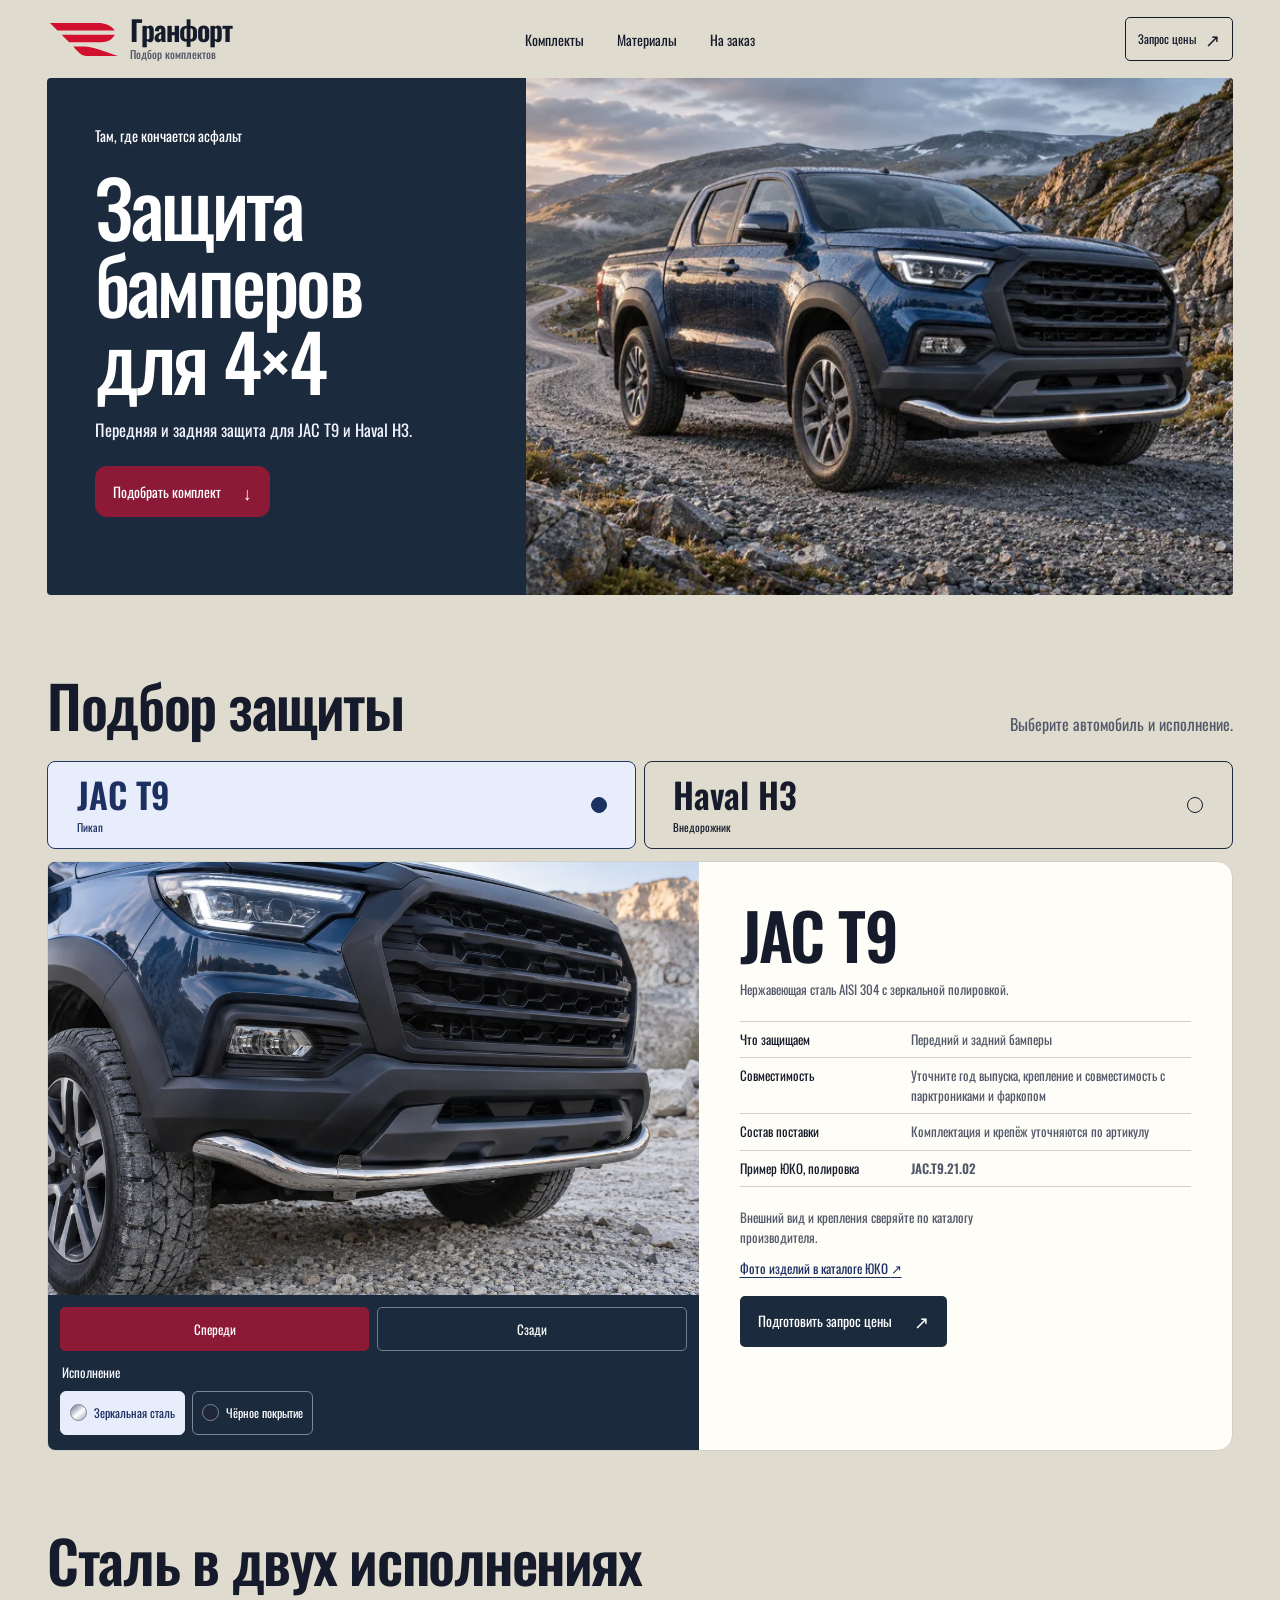
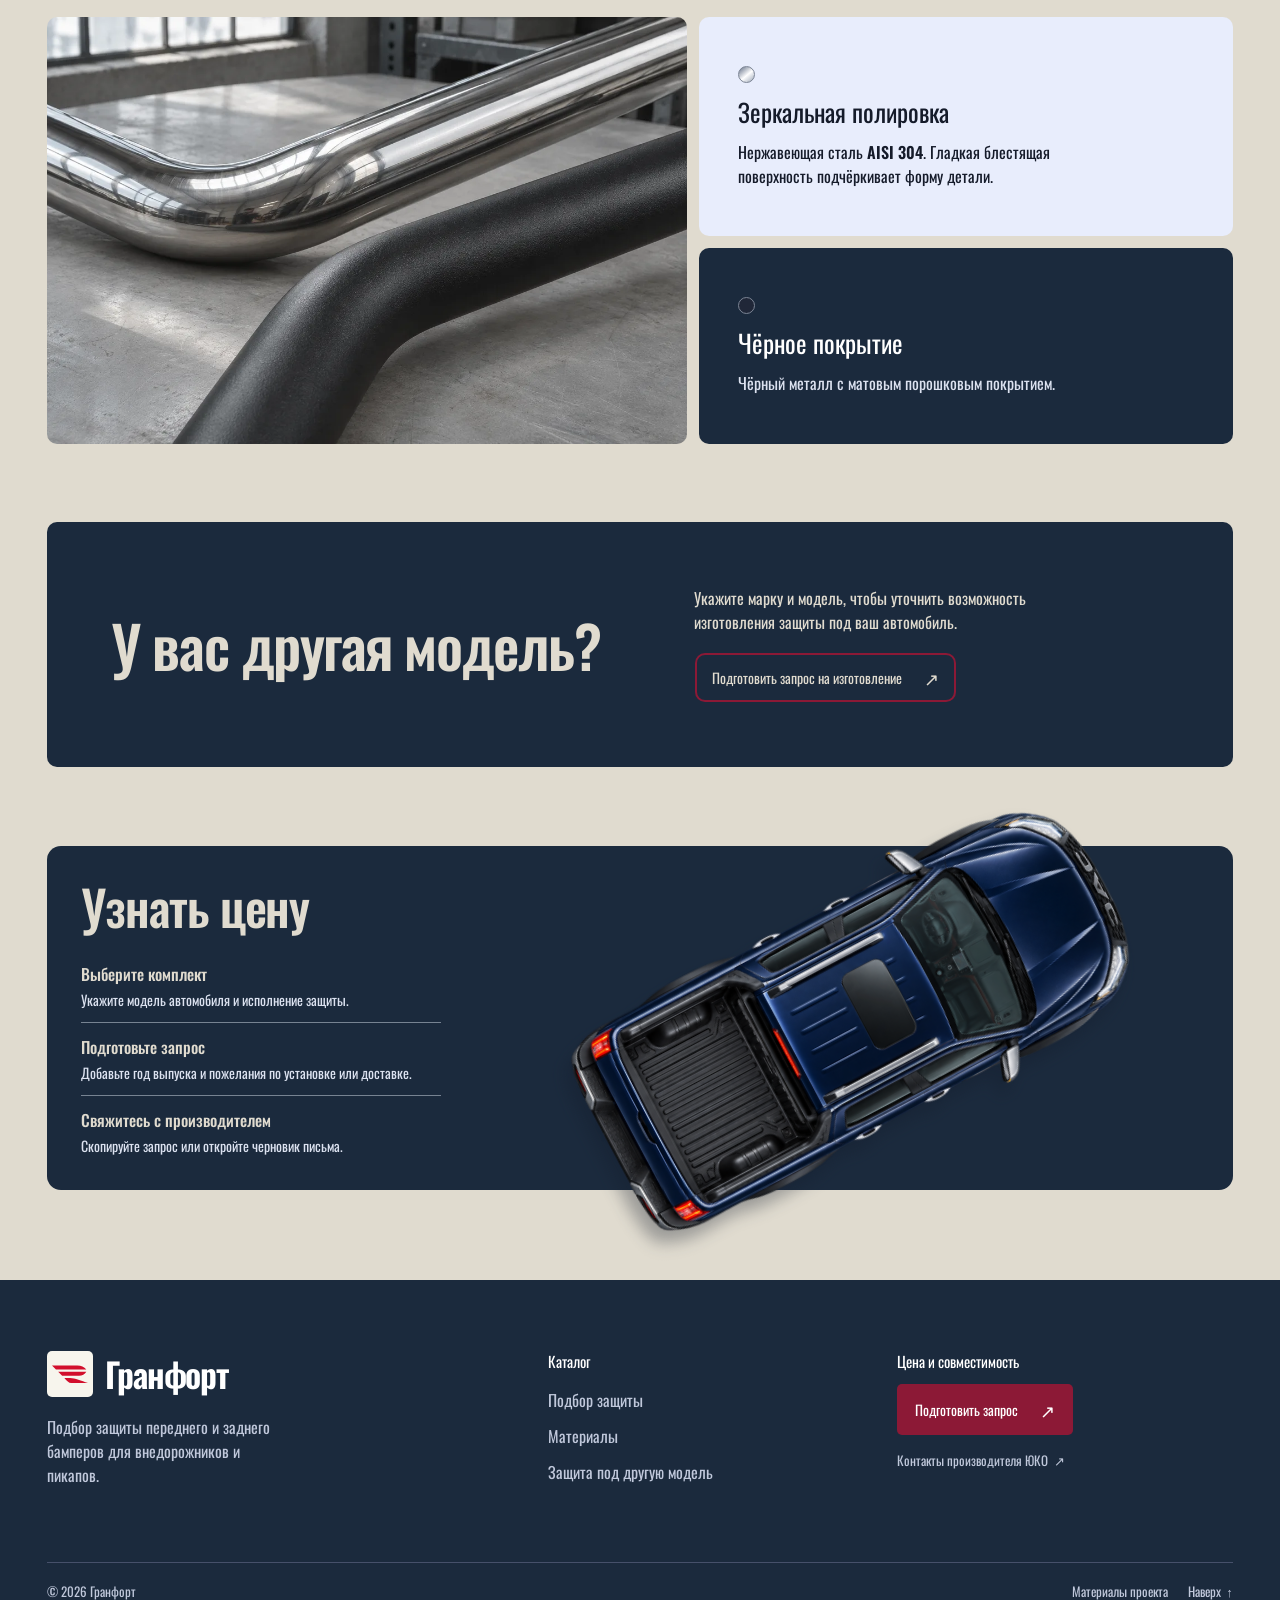
<file: index.html>
<!doctype html>
<html lang="ru">
<head>
  <meta charset="utf-8">
  <meta name="viewport" content="width=device-width, initial-scale=1">
  <meta name="description" content="Защита переднего и заднего бамперов для JAC T9 и Haval H3. Зеркальная нержавеющая сталь и чёрное порошковое покрытие.">
  <title>Гранфорт — защита бамперов для JAC T9 и Haval H3</title>
  <link rel="icon" type="image/svg+xml" href="assets/granfort-mark.svg">
  <link rel="stylesheet" href="style.css?v=10">
  <script defer src="app.js?v=pages1"></script>
</head>
<body id="top">
  <header class="site-header shell">
    <a class="brand" href="#top">
      <img class="brand-mark" src="assets/granfort-mark.svg" width="68" height="42" alt="">
      <span><span class="brand-name">Гранфорт</span><small>Подбор комплектов</small></span>
    </a>
    <nav class="site-nav" aria-label="Разделы сайта">
      <a href="#models">Комплекты</a>
      <a href="#materials">Материалы</a>
      <a href="#custom">На заказ</a>
    </nav>
    <button class="button button-small button-outline" type="button" data-open-request aria-haspopup="dialog" aria-controls="contact">Запрос цены <span aria-hidden="true">↗</span></button>
  </header>

  <main class="shell">
    <section class="hero" aria-labelledby="page-title">
      <div class="hero-copy">
        <p class="hero-kicker">Там, где кончается асфальт</p>
        <h1 id="page-title">Защита бамперов для&nbsp;4×4</h1>
        <p>Передняя и задняя защита для <strong>JAC T9</strong> и <strong>Haval H3</strong>.</p>
        <a class="button button-accent" href="#models">Подобрать комплект <span aria-hidden="true">↓</span></a>
      </div>
      <figure class="hero-photo">
        <picture>
          <source media="(max-width: 600px)" srcset="assets/hero-road-mobile.webp">
          <img src="assets/hero-road.webp" width="1440" height="960" fetchpriority="high" alt="Синий пикап с полированной защитой бампера на горной гравийной дороге">
        </picture>
      </figure>
    </section>

    <section id="models" class="section">
      <div class="section-heading">
        <h2>Подбор защиты</h2>
        <p>Выберите автомобиль и исполнение.</p>
      </div>
      <div class="model-tabs" role="tablist" aria-label="Модель автомобиля">
        <button type="button" id="tab-jac" role="tab" aria-selected="true" aria-controls="product" data-model="jac" data-label="JAC T9">
          <span><strong>JAC T9</strong><small>Пикап</small></span>
          <span class="tab-indicator" aria-hidden="true"></span>
        </button>
        <button type="button" id="tab-haval" role="tab" aria-selected="false" aria-controls="product" tabindex="-1" data-model="haval" data-label="Haval H3">
          <span><strong>Haval H3</strong><small>Внедорожник</small></span>
          <span class="tab-indicator" aria-hidden="true"></span>
        </button>
      </div>
      <div id="product" class="product" role="tabpanel" aria-labelledby="tab-jac">
        <div class="product-media">
          <figure class="product-photo">
            <img id="model-photo" src="assets/catalog-jac-steel-front.webp" width="1536" height="1024" loading="lazy" decoding="async" alt="Передняя защита JAC T9 в зеркальной стали">
            <p id="gallery-status" class="gallery-status" role="status" hidden></p>
          </figure>
          <div class="gallery-views" role="group" aria-label="Ракурс защиты">
            <button type="button" aria-pressed="true" aria-controls="model-photo" data-view="front">Спереди</button>
            <button type="button" aria-pressed="false" aria-controls="model-photo" data-view="rear">Сзади</button>
          </div>
          <fieldset class="finishes">
            <legend>Исполнение</legend>
            <button type="button" aria-pressed="true" data-finish="steel" data-label="Зеркальная сталь" data-detail="Нержавеющая сталь AISI 304 с зеркальной полировкой.">
              <span class="finish-swatch chrome" aria-hidden="true"></span> Зеркальная сталь
            </button>
            <button type="button" aria-pressed="false" data-finish="black" data-label="Чёрное покрытие" data-detail="Чёрный металл с порошковым покрытием. Доступность для выбранной модели уточняется.">
              <span class="finish-swatch powder" aria-hidden="true"></span> Чёрное покрытие
            </button>
          </fieldset>
        </div>
        <div class="product-copy">
          <h3 id="model-name">JAC T9</h3>
          <p class="finish-info" id="finish-info" aria-live="polite">Нержавеющая сталь AISI 304 с зеркальной полировкой.</p>
          <dl class="kit-details">
            <div><dt>Что защищаем</dt><dd>Передний и задний бамперы</dd></div>
            <div><dt>Совместимость</dt><dd>Уточните год выпуска, крепление и совместимость с парктрониками и фаркопом</dd></div>
            <div><dt>Состав поставки</dt><dd>Комплектация и крепёж уточняются по артикулу</dd></div>
            <div><dt>Пример ЮКО, полировка</dt><dd id="manufacturer-article">JAC.T9.21.02</dd></div>
          </dl>
          <p class="catalog-note">Внешний вид и крепления сверяйте по каталогу производителя.</p>
          <p><a class="manufacturer-link" id="manufacturer-model" href="https://www.ukk-tuning.ru/brands/jact6/t9-2021" target="_blank" rel="noopener">Фото изделий в каталоге ЮКО <span aria-hidden="true">↗</span></a></p>
          <button id="pick" class="button button-navy" type="button" aria-haspopup="dialog" aria-controls="contact">Подготовить запрос цены <span aria-hidden="true">↗</span></button>
        </div>
      </div>
    </section>

    <section id="materials" class="section materials">
      <div class="section-heading">
        <h2>Сталь в двух исполнениях</h2>
      </div>
      <div class="material-layout">
        <figure class="material-photo">
          <img src="assets/material.webp" width="1536" height="1024" loading="lazy" decoding="async" alt="Зеркальная и чёрная трубы на рабочей поверхности">
        </figure>
        <div class="material-options">
          <article class="material-card steel">
            <span class="finish-swatch chrome" aria-hidden="true"></span>
            <h3>Зеркальная полировка</h3>
            <p>Нержавеющая сталь <strong>AISI 304</strong>. Гладкая блестящая поверхность подчёркивает форму детали.</p>
          </article>
          <article class="material-card black">
            <span class="finish-swatch powder" aria-hidden="true"></span>
            <h3>Чёрное покрытие</h3>
            <p>Чёрный металл с матовым порошковым покрытием.</p>
          </article>
        </div>
      </div>
    </section>

    <section id="custom" class="section custom">
      <h2>У вас другая модель?</h2>
      <div>
        <p>Укажите марку и модель, чтобы уточнить возможность изготовления защиты под ваш автомобиль.</p>
        <button id="custom-pick" class="button button-outline" type="button" aria-haspopup="dialog" aria-controls="contact">Подготовить запрос на изготовление <span aria-hidden="true">↗</span></button>
      </div>
    </section>

    <section class="section steps" aria-labelledby="steps-title">
      <div class="steps-copy">
        <h2 id="steps-title">Узнать цену</h2>
        <ol role="list">
          <li><h3>Выберите комплект</h3><p>Укажите модель автомобиля и исполнение защиты.</p></li>
          <li><h3>Подготовьте запрос</h3><p>Добавьте год выпуска и пожелания по установке или доставке.</p></li>
          <li><h3>Свяжитесь с производителем</h3><p>Скопируйте запрос или откройте черновик письма.</p></li>
        </ol>
      </div>
      <div class="steps-visual" aria-hidden="true">
        <img class="steps-truck" src="assets/jac-t9-top.png" alt="" width="1086" height="1448" loading="lazy" decoding="async">
      </div>
    </section>

  </main>

  <dialog id="contact" class="contact" aria-labelledby="request-title">
    <div class="contact-header">
      <h2 id="request-title">Запрос цены</h2>
      <button id="close-request" class="contact-close" type="button" aria-label="Закрыть запрос цены" autofocus>×</button>
    </div>
    <div class="contact-content">
      <p>Выберите автомобиль и исполнение, чтобы подготовить запрос производителю.</p>
      <form id="request">
        <div class="form-grid">
          <label for="car">Автомобиль
            <select id="car">
              <option value="jac">JAC T9</option>
              <option value="haval">Haval H3</option>
              <option value="other">Другая модель</option>
            </select>
          </label>
          <label for="form-finish">Исполнение
            <select id="form-finish">
              <option value="steel">Зеркальная сталь</option>
              <option value="black">Чёрное покрытие</option>
              <option value="unsure">Нужно подобрать</option>
            </select>
          </label>
        </div>
        <p class="form-note" id="form-reference" hidden></p>
        <label for="other-model" class="form-other" hidden>Марка и модель
          <input id="other-model" type="text" placeholder="Например, Tank 300" maxlength="100" autocomplete="off" disabled>
        </label>
        <label for="car-year">Год выпуска (необязательно)
          <input id="car-year" type="text" inputmode="numeric" pattern="[12][0-9]{3}" maxlength="4" title="Укажите год четырьмя цифрами" placeholder="Например, 2024">
        </label>
        <label for="message">Комментарий
          <textarea id="message" rows="3" maxlength="1500" placeholder="Комплектация автомобиля, установка или доставка"></textarea>
        </label>
        <button id="prepare-request" class="button button-accent" type="submit" disabled>Подготовить запрос</button>
        <noscript><p class="form-note">Включите JavaScript, чтобы подготовить запрос.</p></noscript>
        <section class="form-result" id="result" aria-labelledby="result-title" hidden>
          <label id="result-title" for="request-text">Готовый текст запроса</label>
          <textarea id="request-text" rows="6" readonly></textarea>
          <div class="result-actions">
            <button type="button" class="button button-navy" id="save-request" hidden>Сохранить в базе</button>
            <button type="button" class="button button-accent" id="copy-request">Скопировать текст</button>
            <a class="button button-outline" id="email-request">Открыть черновик письма в ЮКО</a>
            <button type="button" class="button button-outline" id="share-request" hidden>Поделиться</button>
          </div>
          <p class="form-feedback" id="save-feedback" role="status"></p>
          <p class="form-feedback" id="request-feedback" role="status"></p>
          <p class="form-feedback" id="draft-note" hidden>Скопируйте полный запрос и вставьте его в письмо.</p>
        </section>
      </form>
      <p class="form-contact"><a href="https://uko-tuning.ru/contacts" target="_blank" rel="noopener">Контакты производителя ЮКО <span aria-hidden="true">↗</span></a></p>
    </div>
  </dialog>

  <footer id="site-footer" class="site-footer">
    <div class="shell">
      <div class="footer-main">
        <div class="footer-identity">
          <a class="brand footer-brand" href="#top">
            <img class="brand-mark" src="assets/granfort-mark.svg" width="46" height="46" alt="">
            <span class="brand-name">Гранфорт</span>
          </a>
          <p>Подбор защиты переднего и заднего бамперов для внедорожников и пикапов.</p>
        </div>
        <nav class="footer-nav" aria-labelledby="footer-nav-title">
          <h2 id="footer-nav-title">Каталог</h2>
          <ul>
            <li><a href="#models">Подбор защиты</a></li>
            <li><a href="#materials">Материалы</a></li>
            <li><a href="#custom">Защита под другую модель</a></li>
          </ul>
        </nav>
        <div class="footer-actions">
          <h2>Цена и совместимость</h2>
          <button class="button button-accent" type="button" data-open-request aria-haspopup="dialog" aria-controls="contact">Подготовить запрос <span aria-hidden="true">↗</span></button>
          <a class="footer-supplier" href="https://uko-tuning.ru/contacts" target="_blank" rel="noopener">Контакты производителя ЮКО <span aria-hidden="true">↗</span></a>
        </div>
      </div>
      <div class="footer-bottom">
        <span>© 2026 Гранфорт</span>
        <div>
          <a href="references.html">Материалы проекта</a>
          <a href="#top">Наверх <span aria-hidden="true">↑</span></a>
        </div>
      </div>
    </div>
  </footer>
</body>
</html>
</file>
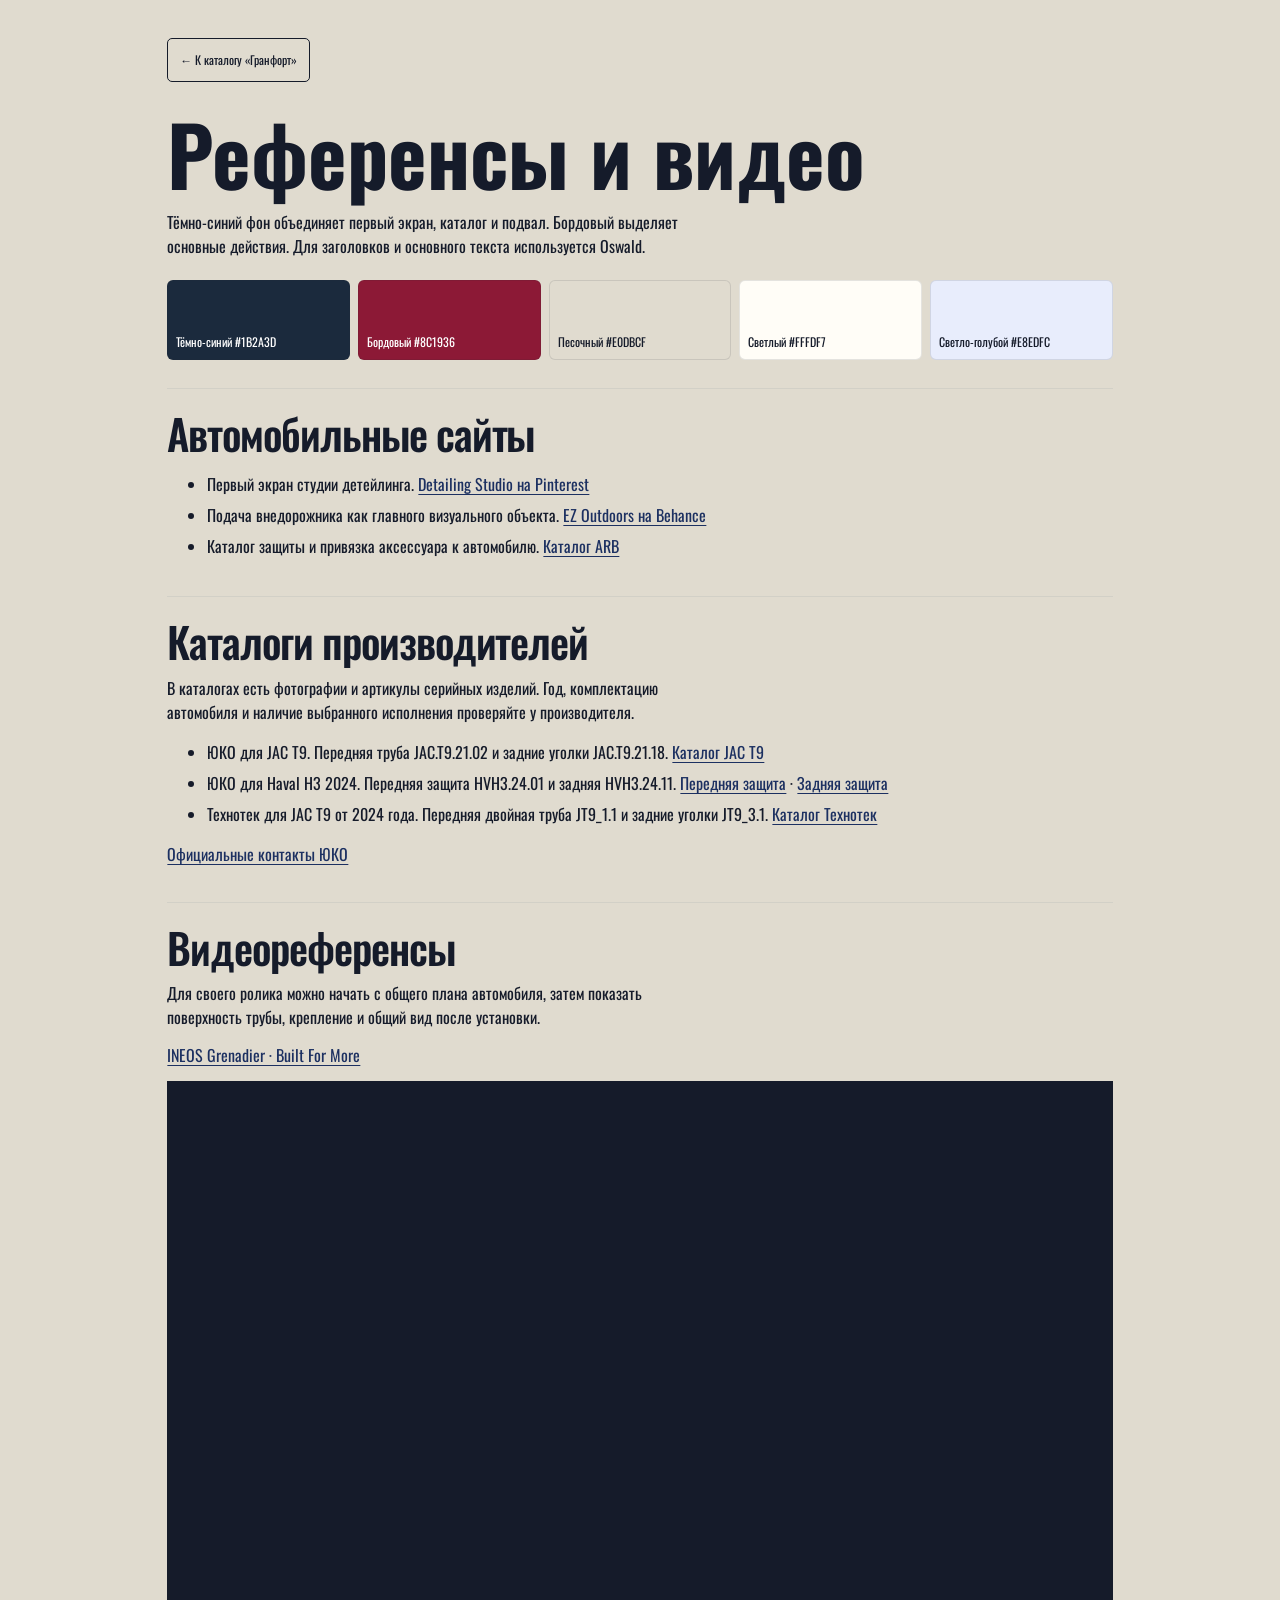
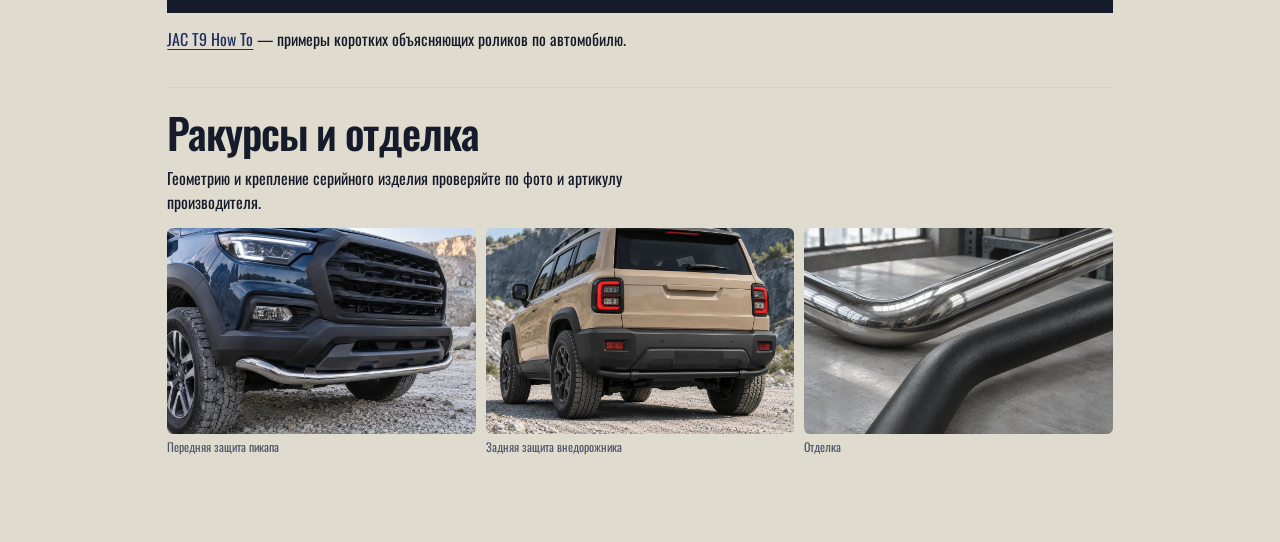
<file: references.html>
<!doctype html>
<html lang="ru">
<head>
  <meta charset="utf-8">
  <meta name="viewport" content="width=device-width, initial-scale=1">
  <title>Референсы и видео — Гранфорт</title>
  <link rel="icon" type="image/svg+xml" href="assets/granfort-mark.svg">
  <link rel="stylesheet" href="style.css?v=10">
</head>
<body>
  <main class="ref-wrap">
    <a class="button button-small button-outline" href="index.html">← К каталогу «Гранфорт»</a>
    <h1>Референсы и видео</h1>
    <p>Тёмно-синий фон объединяет первый экран, каталог и подвал. Бордовый выделяет основные действия. Для заголовков и основного текста используется Oswald.</p>
    <div class="swatches" aria-label="Палитра сайта">
      <span style="background:var(--navy);color:#fff">Тёмно-синий #1B2A3D</span>
      <span style="background:var(--accent);color:#fff">Бордовый #8C1936</span>
      <span style="background:var(--paper)">Песочный #E0DBCF</span>
      <span style="background:var(--surface)">Светлый #FFFDF7</span>
      <span style="background:var(--blue-pale)">Светло-голубой #E8EDFC</span>
    </div>
    <article>
      <h2>Автомобильные сайты</h2>
      <ul>
        <li>Первый экран студии детейлинга. <a href="https://in.pinterest.com/pin/web-design-landing-page-for-detailing-studio-in-2025--140033869659845221/" target="_blank" rel="noopener">Detailing Studio на Pinterest</a></li>
        <li>Подача внедорожника как главного визуального объекта. <a href="https://www.behance.net/gallery/239310269/Off-Road-Vehicles-Website-%28EZ-Outdoors%29-Automotiv" target="_blank" rel="noopener">EZ Outdoors на Behance</a></li>
        <li>Каталог защиты и привязка аксессуара к автомобилю. <a href="https://www.arb.com.au/products/4x4-protection/bull-bars" target="_blank" rel="noopener">Каталог ARB</a></li>
      </ul>
    </article>
    <article>
      <h2>Каталоги производителей</h2>
      <p>В каталогах есть фотографии и артикулы серийных изделий. Год, комплектацию автомобиля и наличие выбранного исполнения проверяйте у производителя.</p>
      <ul>
        <li>ЮКО для JAC T9. Передняя труба JAC.T9.21.02 и задние уголки JAC.T9.21.18. <a href="https://www.ukk-tuning.ru/brands/jact6/t9-2021" target="_blank" rel="noopener">Каталог JAC T9</a></li>
        <li>ЮКО для Haval H3 2024. Передняя защита HVH3.24.01 и задняя HVH3.24.11. <a href="https://ukk-tuning.ru/product/front-protection" target="_blank" rel="noopener">Передняя защита</a> · <a href="https://ukk-tuning.ru/product/rear-protection" target="_blank" rel="noopener">Задняя защита</a></li>
        <li>Технотек для JAC T9 от 2024 года. Передняя двойная труба JT9_1.1 и задние уголки JT9_3.1. <a href="https://tehnotec.ru/auto-direction/production/jac/jac-t9-2024-nast-vr/" target="_blank" rel="noopener">Каталог Технотек</a></li>
      </ul>
      <p><a href="https://uko-tuning.ru/contacts" target="_blank" rel="noopener">Официальные контакты ЮКО</a></p>
    </article>
    <article>
      <h2>Видеореференсы</h2>
      <p>Для своего ролика можно начать с общего плана автомобиля, затем показать поверхность трубы, крепление и общий вид после установки.</p>
      <p><a href="https://www.youtube.com/watch?v=AXBsU4dSUzg" target="_blank" rel="noopener">INEOS Grenadier · Built For More</a></p>
      <iframe loading="lazy" title="INEOS Grenadier Built For More" src="https://www.youtube-nocookie.com/embed/AXBsU4dSUzg" allowfullscreen></iframe>
      <p><a href="https://northlandjac.co.nz/t9-how-to/" target="_blank" rel="noopener">JAC T9 How To</a> — примеры коротких объясняющих роликов по автомобилю.</p>
    </article>
    <article>
      <h2>Ракурсы и отделка</h2>
      <p>Геометрию и крепление серийного изделия проверяйте по фото и артикулу производителя.</p>
      <div class="asset-grid">
        <figure><img src="assets/catalog-jac-steel-front.webp" width="1152" height="768" loading="lazy" alt="Полированная труба под передним бампером пикапа"><span>Передняя защита пикапа</span></figure>
        <figure><img src="assets/catalog-haval-black-rear.webp" width="1152" height="768" loading="lazy" alt="Чёрная труба под задним бампером внедорожника"><span>Задняя защита внедорожника</span></figure>
        <figure><img src="assets/material.webp" width="1152" height="768" loading="lazy" alt="Зеркальная и чёрная трубы"><span>Отделка</span></figure>
      </div>
    </article>
  </main>
</body>
</html>
</file>
<file: style.css>
@font-face {
  font-family: Oswald;
  src: url("assets/Oswald.ttf") format("truetype");
  font-weight: 200 700;
  font-display: swap;
}

:root {
  color-scheme: light;
  --paper: #e0dbcf;
  --surface: #fffdf7;
  --ink: #151b2a;
  --navy: #1b2a3d;
  --muted: #53596a;
  --blue: #223869;
  --blue-dark: #1c3061;
  --blue-pale: #e8edfc;
  --accent: #8c1936;
  --accent-hover: #a02446;
  --rose: #c9b1b7;
  --line: #d2d0c7;
  --gutter: clamp(14px, 3.7vw, 54px);
  --button-radius: 5px;
}

* { box-sizing: border-box; }
[hidden] { display: none !important; }
html { scroll-behavior: smooth; scroll-padding-top: 18px; }
html:has(.contact[open]) { overflow: hidden; }
body {
  margin: 0;
  background: var(--paper);
  color: var(--ink);
  font: 400 16px/1.5 Oswald, "Arial Narrow", sans-serif;
}
a { color: inherit; text-decoration: none; }
button, input, textarea, select { color: inherit; font: inherit; }
button { cursor: pointer; }
a:focus-visible, button:focus-visible, input:focus-visible, textarea:focus-visible, select:focus-visible {
  outline: 3px solid var(--accent);
  outline-offset: 4px;
}
.hero a:focus-visible, .contact-close:focus-visible, .gallery-views button:focus-visible,
.custom button:focus-visible, .site-footer :is(a, button):focus-visible {
  outline-color: #fff;
}
h1, h2, h3, p, figure { margin: 0; }
h1, h2, h3 { text-wrap: balance; }
h1, h2 { font-family: Oswald, "Arial Narrow", sans-serif; }
h2 { font-size: clamp(33px, 4.55vw, 65px); line-height: 1.08; font-weight: 560; letter-spacing: -.025em; }
img { display: block; max-width: 100%; }
.shell { width: min(100% - var(--gutter) * 2, 1376px); margin-inline: auto; }

.site-header {
  min-height: 78px;
  display: grid;
  grid-template-columns: 1fr auto 1fr;
  align-items: center;
  gap: 16px;
}
.site-header > .brand { justify-self: start; }
.site-header > .button { justify-self: end; }
.brand { display: inline-flex; align-items: center; gap: 9px; line-height: 1.18; }
.brand-name {
  display: block;
  font: 640 28px/.96 Oswald, "Arial Narrow", sans-serif;
  letter-spacing: -.035em;
}
.brand small { display: block; font-size: 11px; font-weight: 450; color: var(--muted); margin-top: 5px; }
.brand-mark {
  flex: 0 0 74px;
  width: 74px;
  height: 42px;
  padding-inline: 3px;
  object-fit: contain;
}
.site-nav { display: flex; gap: clamp(14px, 2.6vw, 38px); font-size: 14px; }
.site-nav a { display: inline-flex; align-items: center; min-height: 44px; text-underline-offset: 4px; }
.site-nav a:hover { color: var(--blue); text-decoration: underline; }

.button {
  display: inline-flex;
  align-items: center;
  justify-content: space-between;
  gap: 22px;
  width: fit-content;
  max-width: 100%;
  min-height: 51px;
  padding: 12px 17px;
  border: 1px solid transparent;
  border-radius: var(--button-radius);
  font-size: 14px;
  font-weight: 400;
  line-height: 1.35;
  transition: background-color .16s, color .16s;
}
.button span { font-size: 18px; line-height: 1; flex: none; }
.button-small { min-height: 44px; font-size: 12px; gap: 9px; padding-inline: 12px; }
.button-outline { border-color: currentColor; background: transparent; }
.button-outline:hover { color: var(--blue); background: var(--blue-pale); }
.button-navy { background: var(--navy); color: #fff; }
.button-navy:hover { background: var(--blue-dark); }
.button-accent { background: var(--accent); color: #fff; }
.button-accent:hover { background: var(--accent-hover); }

.hero {
  display: grid;
  grid-template-columns: minmax(0, 40.4fr) minmax(0, 59.6fr);
  background: var(--navy);
  color: #fff;
  border-radius: 4px;
  overflow: hidden;
}
.hero-copy {
  align-self: stretch;
  display: flex;
  flex-direction: column;
  justify-content: center;
  padding: clamp(25px, 3.7vw, 64px);
  padding-bottom: clamp(25px, 3.7vw + 30px, 94px);
}
.hero h1 {
  font-size: clamp(45px, 6.1vw, 90px);
  font-weight: 470;
  line-height: .99;
  letter-spacing: -.035em;
  max-width: 10ch;
  text-wrap: initial;
}
.hero p { color: #f2f5ff; margin-block: 17px 24px; font: 400 clamp(15px, 1.3vw, 19px)/1.55 Oswald, sans-serif; }
.hero p strong { font-weight: inherit; }
.hero .button { border-radius: 12px; }
.hero .hero-kicker {
  margin: 0 0 20px;
  color: #fff;
  font-size: clamp(12px, 1.13vw, 16px);
}
.hero-photo {
  position: relative;
  overflow: hidden;
  min-height: clamp(390px, 39vw, 560px);
  background: var(--navy);
}
.hero-photo picture { display: block; }
.hero-photo img { position: absolute; inset: 0; width: 100%; height: 100%; object-fit: cover; object-position: 64% 53%; }
.section { margin-top: clamp(50px, 6.15vw, 94px); }
.section-heading { display: flex; align-items: end; justify-content: space-between; gap: 16px; margin-bottom: 25px; }
.section-heading p { color: var(--muted); }
.model-tabs { display: grid; grid-template-columns: repeat(2, minmax(0, 1fr)); gap: 8px; margin-bottom: 12px; }
.model-tabs button {
  text-align: left;
  display: flex;
  align-items: center;
  justify-content: space-between;
  gap: 8px;
  background: transparent;
  padding: 12px clamp(12px, 2.2vw, 30px);
  border: 1px solid var(--navy);
  border-radius: 8px;
}
.model-tabs button:hover { border-color: var(--blue); }
.model-tabs button[aria-selected="true"] { border-color: var(--blue); background: var(--blue-pale); color: var(--blue-dark); }
.model-tabs strong { display: block; font: 600 clamp(22px, 3vw, 35px)/1.16 Oswald, sans-serif; }
.model-tabs small { display: block; margin-top: 4px; font-size: 11px; }
.tab-indicator { flex: 0 0 16px; height: 16px; border: 1px solid currentColor; border-radius: 50%; }
[aria-selected="true"] .tab-indicator { background: var(--blue-dark); }
.product {
  display: grid;
  grid-template-columns: minmax(0, 1.22fr) minmax(0, 1fr);
  align-items: start;
  border: 1px solid var(--line);
  border-radius: 8px 16px 16px 8px;
  background: var(--surface);
}
.product-photo, .material-photo { position: relative; min-width: 0; overflow: hidden; background: #cdd1d8; }
.product-photo img, .material-photo img { width: 100%; height: 100%; object-fit: cover; }
.product-media {
  min-width: 0;
  align-self: stretch;
  display: flex;
  flex-direction: column;
  border-radius: 7px 0 0 7px;
  background: var(--navy);
}
.product-photo {
  flex: 0 0 auto;
  aspect-ratio: 3/2;
  border-radius: 7px 0 0 0;
  background: var(--navy);
}
.product-photo img { position: absolute; inset: 0; object-fit: contain; }
.product-photo img[data-pending] { visibility: hidden; }
.gallery-status {
  position: absolute;
  inset: 0;
  display: grid;
  place-items: center;
  padding: 20px;
  color: #fff;
  text-align: center;
}
.gallery-views {
  display: grid;
  grid-template-columns: repeat(2, minmax(0, 1fr));
  gap: 8px;
  padding: 12px 12px 8px;
  color: #fff;
}
.gallery-views button {
  min-width: 0;
  min-height: 44px;
  padding: 8px 11px;
  border: 1px solid #728094;
  border-radius: var(--button-radius);
  background: transparent;
  font-size: 13px;
  font-weight: 400;
  line-height: 1.3;
}
.gallery-views button:hover { border-color: #fff; }
.gallery-views button:disabled { opacity: .65; cursor: default; }
.gallery-views button[aria-pressed="true"] { border-color: var(--accent); background: var(--accent); color: #fff; }
.product-media .finishes {
  color: #f5f7ff;
  margin: 4px 12px 15px;
}
.product-media .finishes button { color: #fff; border-color: #7e889c; }
.product-media .finishes button:hover { border-color: #fff; }
.product-media .finishes button[aria-pressed="true"] {
  border-color: var(--blue-pale);
  color: var(--blue-dark);
}
.product-media .finishes button:focus-visible { outline-color: #fff; }
.product-copy { min-width: 0; padding: clamp(20px, 3.2vw, 46px); }
.product-copy h3 {
  font: 560 clamp(42px, 5vw, 70px)/1 Oswald, sans-serif;
  letter-spacing: -.025em;
  margin-bottom: 14px;
  text-wrap: initial;
}
.product-copy p { max-width: 44ch; color: var(--muted); }
.kit-details { margin: 17px 0 21px; }
.kit-details div {
  display: grid;
  grid-template-columns: minmax(110px, .8fr) minmax(0, 1.4fr);
  align-items: baseline;
  gap: 4px 12px;
  border-top: 1px solid var(--line);
  padding: 8px 0;
  font-size: 13px;
}
.kit-details div:last-child { border-bottom: 1px solid var(--line); }
.kit-details dt { font-weight: 400; }
.kit-details dd { margin: 0; color: var(--muted); }
#manufacturer-article, .material-card strong { font-family: Oswald, sans-serif; font-weight: 600; }
.product-copy .catalog-note { font-size: 13px; margin-bottom: 8px; }
.manufacturer-link {
  display: inline-block;
  margin-bottom: 17px;
  color: var(--blue-dark);
  font-size: 13px;
  font-weight: 400;
  text-decoration: underline;
  text-underline-offset: 3px;
}
.manufacturer-link:hover { color: var(--ink); }
.finishes { display: flex; gap: 7px; flex-wrap: wrap; border: 0; margin: 22px 0 10px; padding: 0; }
.finishes legend { font-size: 13px; margin-bottom: 8px; }
.finishes button {
  display: inline-flex;
  align-items: center;
  gap: 7px;
  background: transparent;
  border: 1px solid var(--line);
  border-radius: 6px;
  min-height: 44px;
  padding: 7px 9px;
  font-size: 12px;
  text-align: left;
}
.finishes button:hover, .finishes button[aria-pressed="true"] { border-color: var(--blue); color: var(--blue-dark); }
.finishes button[aria-pressed="true"] { background: var(--blue-pale); }
.finish-swatch { display: inline-block; width: 17px; height: 17px; flex: 0 0 17px; border: 1px solid #7c8595; border-radius: 50%; }
.chrome { background: linear-gradient(140deg, #616e85, #fff 54%, #9ba6b6); }
.powder { background: #202738; }
.product-copy .finish-info { font-size: 13px; margin-bottom: 21px; }

.material-layout { display: grid; grid-template-columns: minmax(0, 1.2fr) minmax(0, 1fr); gap: 12px; }
.material-photo { min-height: 385px; border-radius: 10px; }
.material-options { display: grid; gap: 12px; }
.material-card { display: grid; align-content: center; gap: 10px; padding: clamp(20px, 3vw, 40px); border-radius: 10px; }
.material-card.steel { background: var(--blue-pale); }
.material-card.black { background: var(--navy); color: #fff; }
.material-card h3 { font-size: clamp(18px, 2vw, 25px); font-weight: 400; }
.material-card p { max-width: 40ch; }
.material-card.black p { color: #dce2f0; }

.custom {
  background: var(--navy);
  color: var(--paper);
  border-radius: 10px;
  display: grid;
  grid-template-columns: minmax(0, 1fr) minmax(0, .85fr);
  align-items: center;
  gap: 24px;
  padding: clamp(22px, 5vw, 70px);
}
.custom p { margin-bottom: 18px; max-width: 42ch; }
.custom .button { box-shadow: inset 0 0 0 2px var(--accent); border-color: transparent; border-radius: 11px; }
.custom .button:hover { background: var(--accent); color: #fff; }
.steps {
  position: relative;
  isolation: isolate;
  min-height: clamp(300px, 26vw, 370px);
  padding: clamp(24px, 2.65vw, 38px);
  border-radius: 14px;
  background: var(--navy);
  color: var(--paper);
}
.steps-copy { position: relative; z-index: 1; width: min(44%, 360px); }
.steps h2 { font-size: clamp(33px, 3.8vw, 54px); margin-bottom: clamp(17px, 2.3vw, 32px); }
.steps ol { padding: 0; margin: 0; list-style: none; }
.steps li + li { border-top: 1px solid #778392; margin-top: 12px; padding-top: 12px; }
.steps h3 { font-size: 16px; font-weight: 500; margin-bottom: 3px; text-wrap: initial; }
.steps p { color: #dce2f0; font-size: 14px; }
.steps-visual { position: absolute; inset: 0; overflow-x: clip; pointer-events: none; }
.steps-truck {
  position: absolute;
  left: 68%;
  top: 50%;
  width: 40%;
  height: auto;
  transform: translate(-50%, -50%) rotate(62deg);
  filter: drop-shadow(8px 12px 8px #111b2b55);
}

.contact {
  width: min(570px, calc(100% - 24px));
  max-width: none;
  max-height: calc(100% - 24px);
  max-height: calc(100dvh - 24px);
  margin: auto;
  padding: 0;
  border: 0;
  border-radius: 12px;
  background: var(--surface);
  color: var(--ink);
  box-shadow: 0 20px 65px #090d1b5c;
  overflow: auto;
  overscroll-behavior: contain;
  scroll-padding-block: 88px 18px;
}
.contact::backdrop { background: #101b2aa6; }
.contact-header {
  position: sticky;
  z-index: 1;
  top: 0;
  display: flex;
  align-items: center;
  justify-content: space-between;
  gap: 12px;
  padding: 14px clamp(16px, 4vw, 28px);
  background: var(--navy);
  color: #fff;
}
.contact-header h2 { font-size: clamp(27px, 5vw, 37px); }
.contact-close {
  flex: 0 0 44px;
  height: 44px;
  display: grid;
  place-items: center;
  padding: 0;
  border: 1px solid #728094;
  border-radius: var(--button-radius);
  background: transparent;
  font: 400 28px/1 Arial, sans-serif;
}
.contact-close:hover { background: #ffffff22; }
.contact-content { padding: 20px clamp(16px, 4vw, 28px) 24px; }
.contact-content > p:first-child { margin-bottom: 17px; color: var(--muted); }
.contact .form-contact { margin-top: 16px; font-size: 13px; }
.form-contact a { color: var(--blue-dark); font-weight: 650; text-decoration: underline; text-underline-offset: 3px; }
.contact form { min-width: 0; }
.form-grid { display: grid; grid-template-columns: repeat(2, minmax(0, 1fr)); gap: 0 10px; }
.form-other { grid-column: 1 / -1; }
.contact label { display: block; margin-bottom: 15px; font-weight: 560; font-size: 13px; }
.contact :is(input, select, textarea) {
  display: block;
  width: 100%;
  min-height: 44px;
  margin-top: 5px;
  border: 1px solid #868fa6;
  border-radius: 6px;
  padding: 10px;
  background: #fff;
  color: var(--ink);
  font-weight: 400;
}
.contact textarea { resize: vertical; }
.contact .form-note { margin: 0 0 15px; font-size: 12px; color: var(--muted); }
.form-result {
  margin-top: 20px;
  padding: clamp(12px, 2.5vw, 20px);
  border: 1px solid #a8b9ff;
  border-radius: 8px;
  background: var(--blue-pale);
}
.form-result textarea { min-height: 9em; }
.result-actions { display: flex; flex-wrap: wrap; align-items: center; gap: 8px 12px; }
.result-actions .button-outline:hover { color: var(--ink); }
.form-feedback { flex: 1 1 130px; font-size: 13px; }
.form-feedback:empty { display: none; }
.site-footer {
  margin-top: clamp(46px, 7vw, 96px);
  background: var(--navy);
  color: #fff;
}
.footer-main {
  display: grid;
  grid-template-columns: minmax(0, 1.3fr) minmax(0, .85fr) minmax(0, 1fr);
  gap: 32px clamp(26px, 5vw, 72px);
  padding-block: clamp(32px, 5.6vw, 72px);
}
.footer-brand { gap: 12px; }
.footer-brand .brand-mark {
  flex-basis: 46px;
  width: 46px;
  height: 46px;
  padding: 5px;
  border-radius: 5px;
  background: #f7f5ed;
}
.footer-brand .brand-name { font-size: 34px; }
.footer-identity p {
  max-width: 30ch;
  margin-top: 13px;
  color: #c0c8db;
}
.footer-main h2 {
  margin-bottom: 11px;
  font: 400 15px/1.35 Oswald, "Arial Narrow", sans-serif;
  letter-spacing: normal;
}
.footer-nav ul { margin: 0; padding: 0; list-style: none; }
.footer-nav a, .footer-supplier {
  display: inline-flex;
  min-height: 36px;
  align-items: center;
  gap: 6px;
  color: #c0c8db;
}
.footer-actions .button { margin-block: 2px 7px; }
.footer-supplier { display: flex; width: fit-content; font-size: 13px; }
.site-footer a:not(.button, .brand):hover { color: #fff; text-decoration: underline; text-underline-offset: 4px; }
.footer-bottom {
  display: flex;
  flex-wrap: wrap;
  justify-content: space-between;
  gap: 10px 20px;
  align-items: center;
  border-top: 1px solid #46506a;
  padding-block: 10px;
  color: #c0c8db;
  font-size: 13px;
}
.footer-bottom > div { display: flex; flex-wrap: wrap; gap: 0 20px; }
.footer-bottom a { display: inline-flex; align-items: center; gap: 5px; min-height: 38px; }

.ref-wrap { max-width: 1040px; margin: auto; padding: 38px var(--gutter) 64px; }
.ref-wrap h1 { margin: 30px 0 16px; font-size: clamp(43px, 7vw, 82px); line-height: 1; }
.ref-wrap article { border-top: 1px solid var(--line); padding-block: 22px; }
.ref-wrap article h2 { font-size: clamp(26px, 4vw, 42px); margin-bottom: 11px; }
.ref-wrap p { max-width: 66ch; margin-bottom: 14px; }
.ref-wrap a:not(.button) { color: var(--blue-dark); text-decoration: underline; text-underline-offset: 3px; }
.ref-wrap li { margin: 7px 0; }
.ref-wrap iframe { display: block; border: 0; width: 100%; aspect-ratio: 16/9; margin: 14px 0; background: var(--ink); }
.swatches { display: grid; grid-template-columns: repeat(auto-fit, minmax(124px, 1fr)); gap: 8px; margin: 22px 0 28px; }
.swatches span { display: flex; align-items: end; min-height: 80px; border: 1px solid #242a361f; border-radius: 6px; padding: 8px; font-size: 12px; }
.asset-grid { display: grid; grid-template-columns: repeat(auto-fit, minmax(min(100%, 245px), 1fr)); gap: 10px; }
.asset-grid img { aspect-ratio: 3/2; width: 100%; height: auto; object-fit: cover; border-radius: 6px; }
.asset-grid figure span { display: block; margin-top: 4px; font-size: 12px; color: var(--muted); }

@media (max-width: 860px) {
  .site-header { gap: 10px; }
  .hero { grid-template-columns: minmax(0, 4.4fr) minmax(0, 5.6fr); }
  .hero h1 { font-size: clamp(42px, 7vw, 63px); }
  .hero-photo { min-height: 340px; }
  .hero-photo img { object-position: 77% 53%; }
  .product { grid-template-columns: minmax(0, 1fr); border-radius: 8px; }
  .product-media { border-radius: 7px 7px 0 0; }
  .product-photo { flex: 0 0 auto; border-radius: 7px 7px 0 0; }
}

@media (max-width: 700px) {
  .footer-main { grid-template-columns: repeat(2, minmax(0, 1fr)); }
  .footer-identity { grid-column: 1 / -1; }
  .site-header {
    grid-template-columns: minmax(0, 1fr) auto;
    padding-top: 10px;
    gap: 5px 8px;
  }
  .site-nav {
    grid-column: 1 / -1;
    grid-row: 2;
    display: grid;
    grid-template-columns: repeat(3, minmax(0, 1fr));
    gap: 4px;
    border-top: 1px solid var(--line);
  }
  .site-nav a { justify-content: center; padding: 5px 3px; font-size: 13px; text-align: center; }
  .site-header > .button { grid-column: 2; grid-row: 1; }
}

@media (max-width: 600px) {
  .site-header .brand { gap: 7px; }
  .site-header .brand-name { font-size: 24px; }
  .site-header .brand small { font-size: 10px; margin-top: 4px; }
  .site-header .brand-mark { flex-basis: 43px; width: 43px; height: 34px; padding-inline: 0 3px; }
  .site-header .button-small { font-size: 11px; padding: 7px 9px; gap: 5px; }
  .site-header .button-small span { display: none; }
  .hero { grid-template-columns: minmax(0, 1fr); }
  .hero-copy { padding: clamp(19px, 5vw, 30px); }
  .hero h1 { max-width: 16ch; font-size: clamp(34px, 10vw, 60px); font-weight: 600; }
  .hero p { margin-block: 11px 16px; }
  .hero p strong { font-family: Oswald, sans-serif; font-weight: 650; text-transform: uppercase; }
  .hero .hero-kicker { margin-bottom: 10px; color: #f8d7c7; }
  .hero .button { border-radius: var(--button-radius); }
  .hero-photo { min-height: 0; aspect-ratio: 1.52; }
  .hero-photo img { object-position: 55% 52%; }
  .section-heading { display: block; margin-bottom: 17px; }
  .section-heading p { margin-top: 8px; }
  .model-tabs button { border-color: var(--line); }
  .product, .material-layout, .custom { grid-template-columns: minmax(0, 1fr); }
  .material-photo { min-height: 0; aspect-ratio: 3/2; }
  .gallery-views { padding: 9px; }
  .custom { border-left: 8px solid var(--accent); background: var(--rose); color: var(--ink); gap: 20px; }
  .custom .button { justify-content: space-between; width: 100%; gap: 10px; box-shadow: none; border-color: currentColor; border-radius: var(--button-radius); }
  .custom button:focus-visible { outline-color: var(--accent); }
  .steps { min-height: 0; padding: 24px 20px clamp(145px, 43vw, 245px); margin-bottom: clamp(70px, 18vw, 108px); }
  .steps-copy { width: auto; }
  .steps-truck { left: 52%; top: auto; bottom: 0; width: 72%; transform: translate(-50%, 36%) rotate(62deg); }
}

@media (max-width: 480px) {
  .footer-main { grid-template-columns: minmax(0, 1fr); gap: 24px; }
  .footer-identity { grid-column: auto; }
  .footer-bottom { align-items: flex-start; flex-direction: column; }
}

@media (max-width: 420px) {
  .form-grid { grid-template-columns: minmax(0, 1fr); gap: 0; }
}

@media (prefers-reduced-motion: reduce) {
  html { scroll-behavior: auto; }
  .button { transition: none; }
}
</file>
